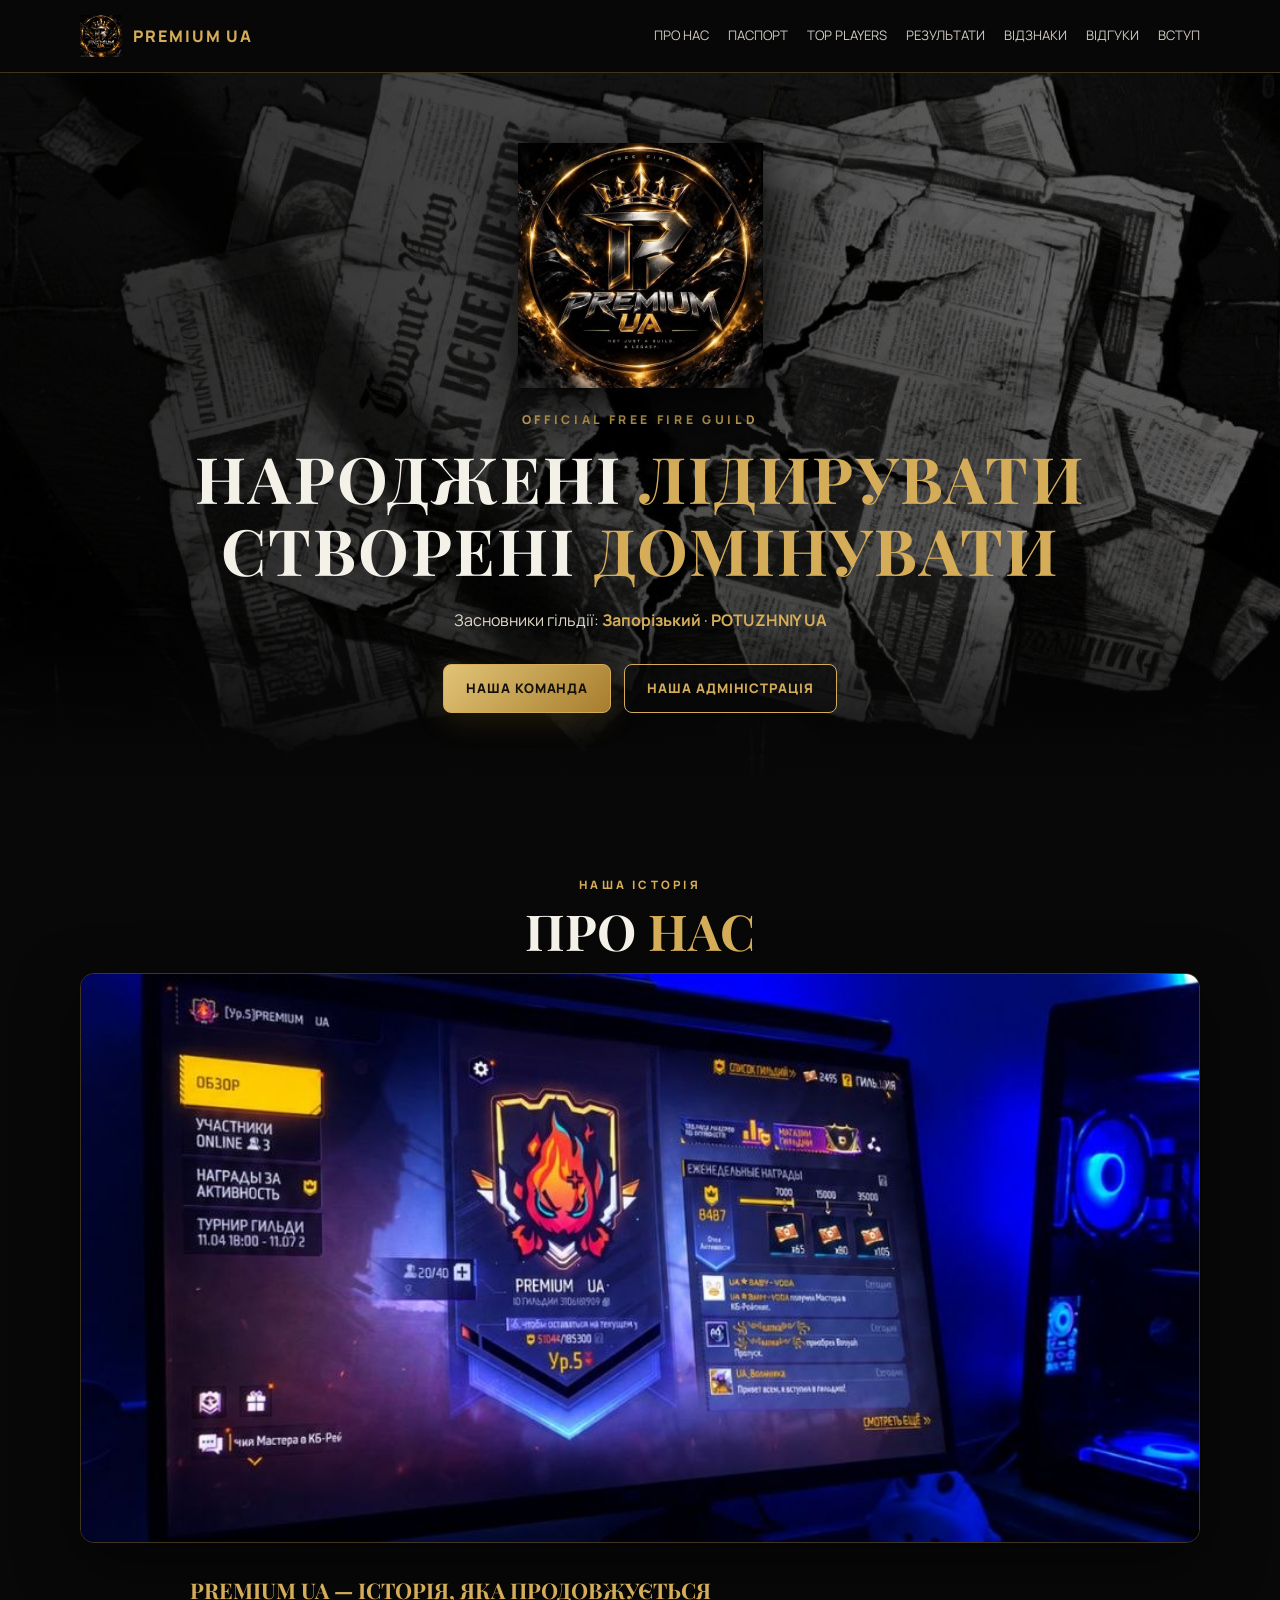
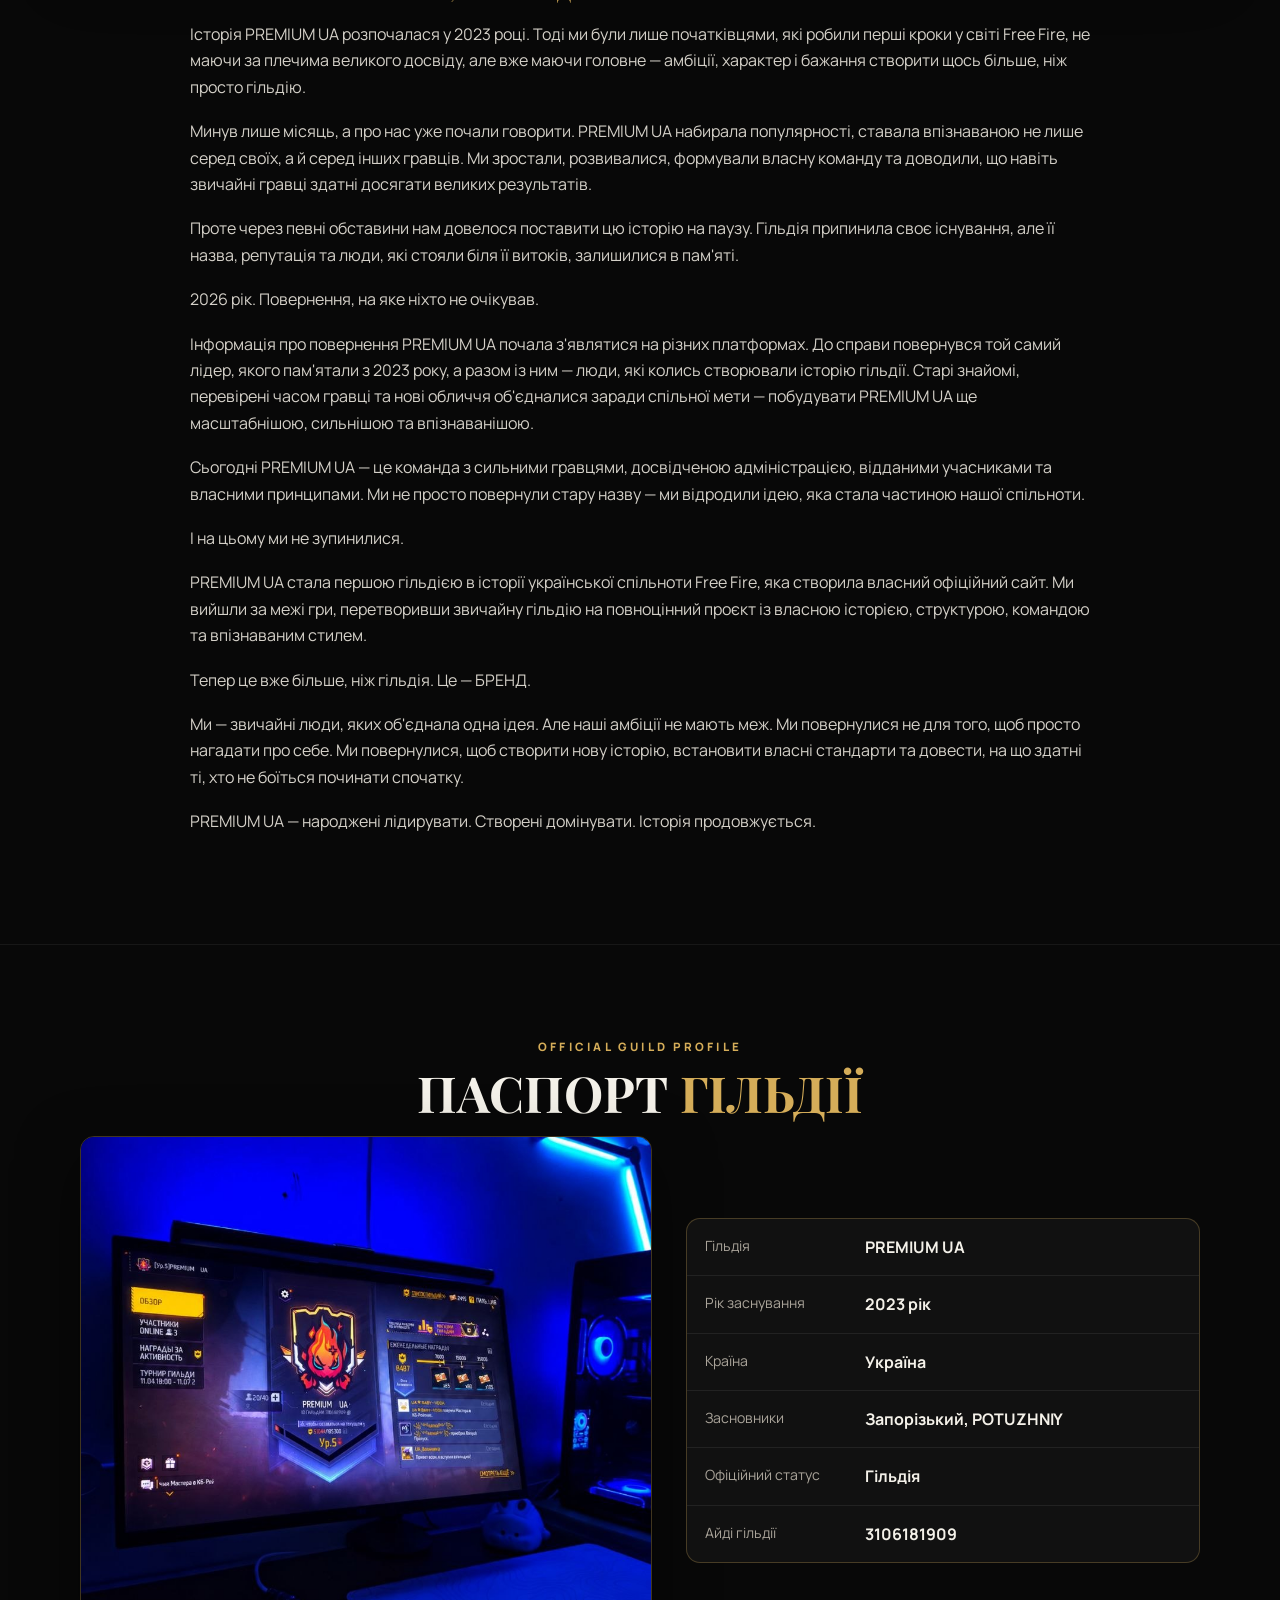
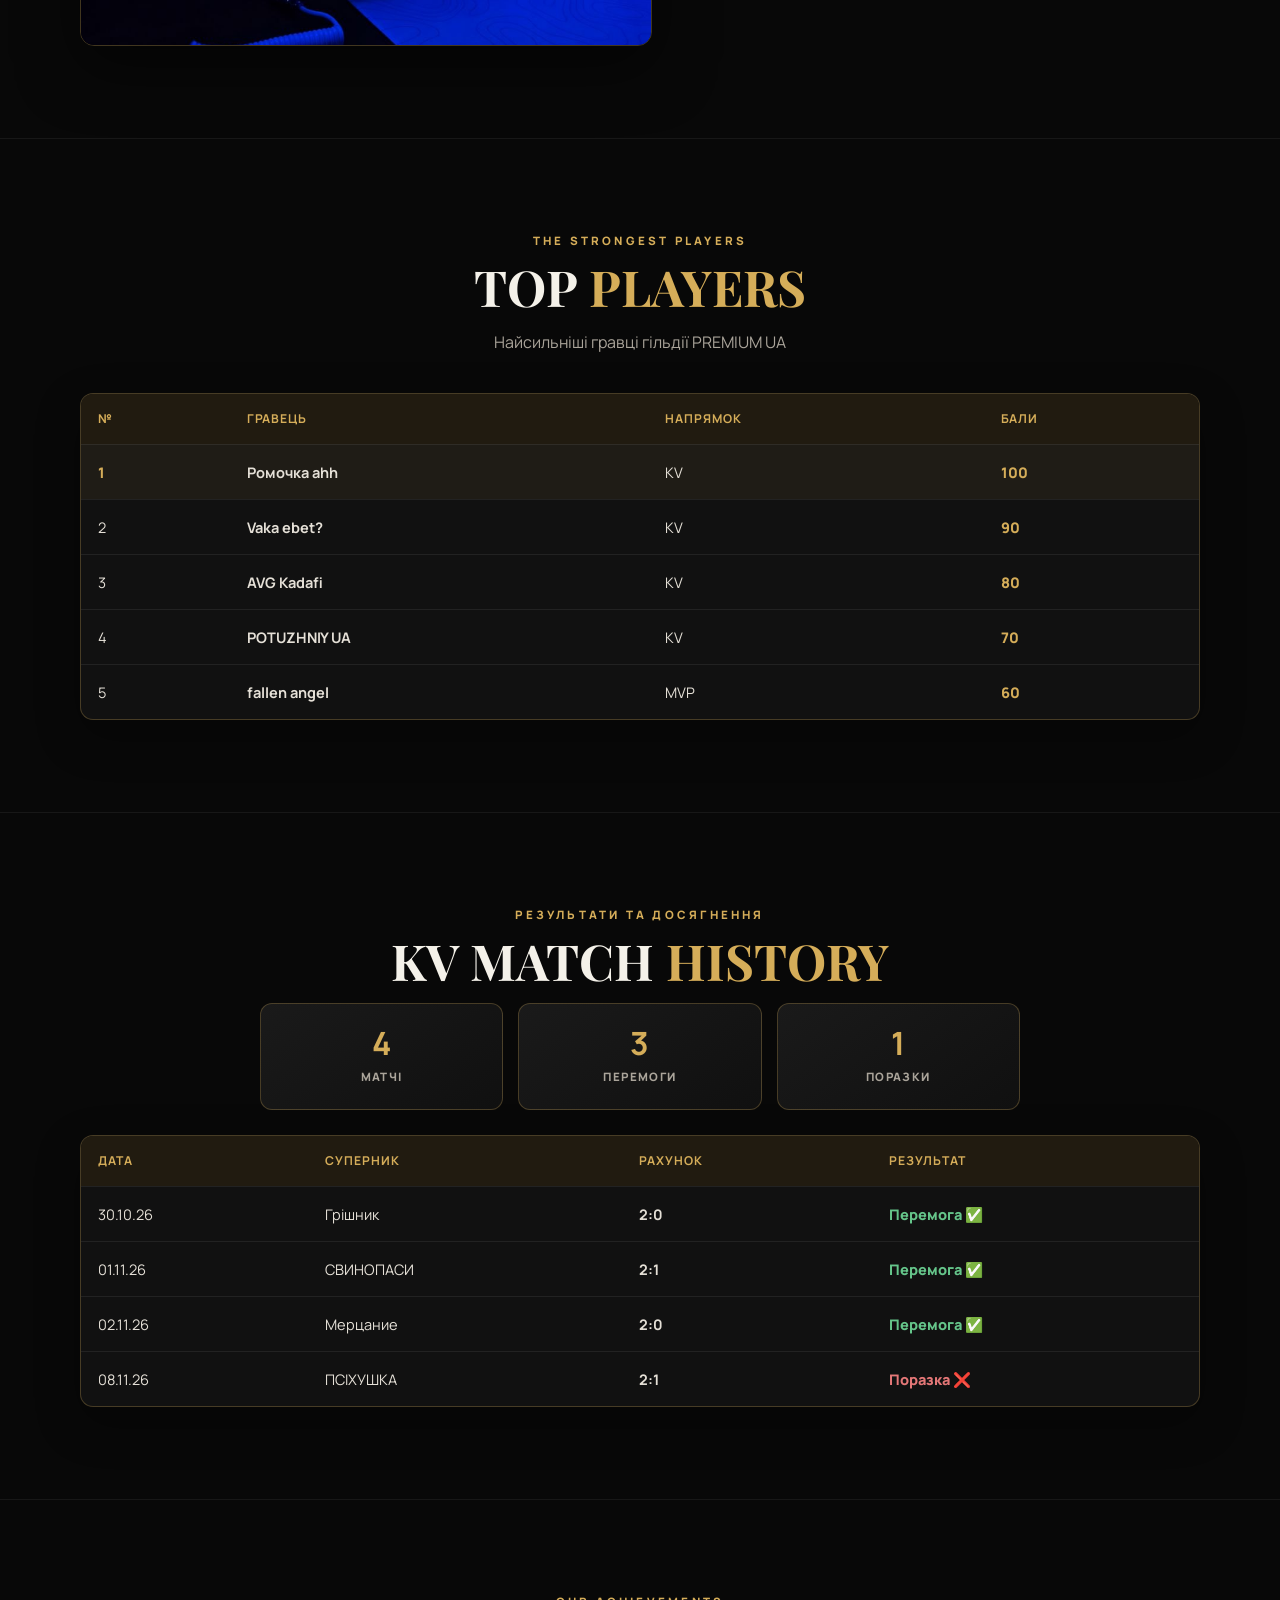
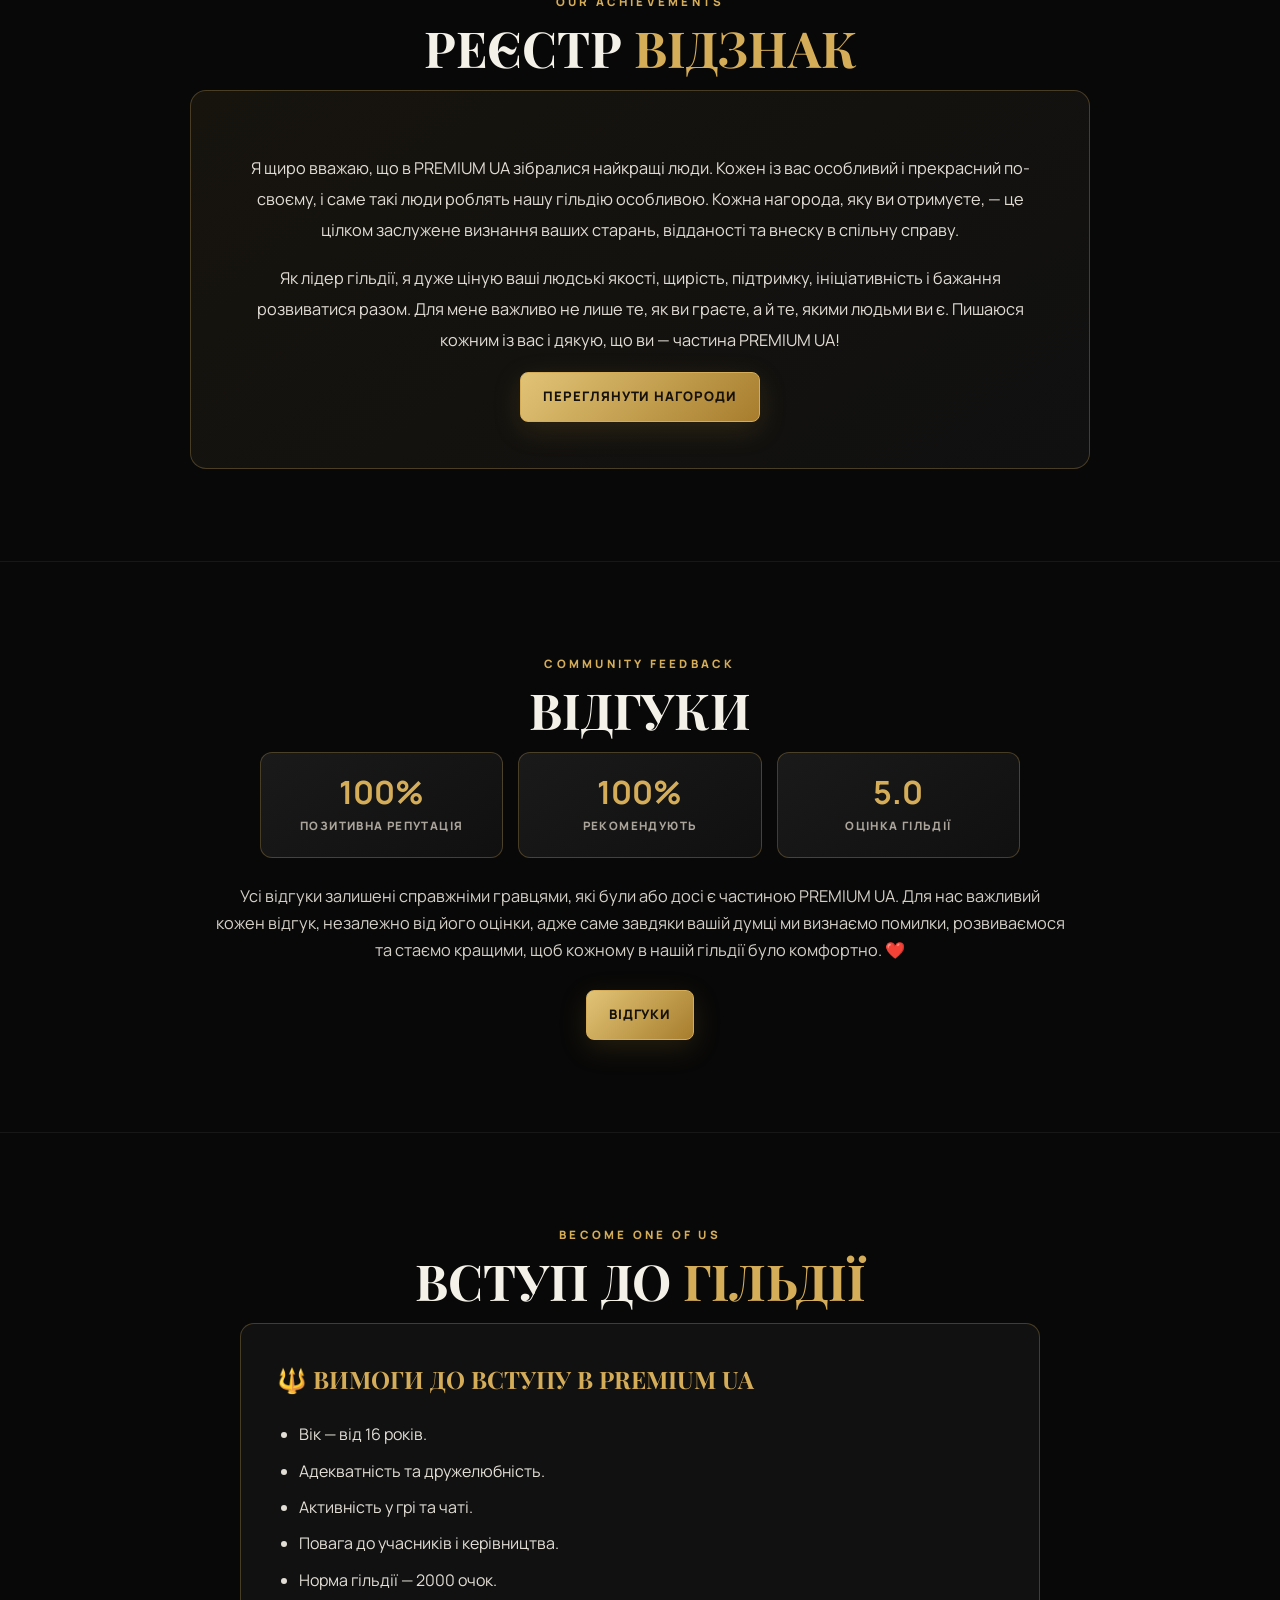
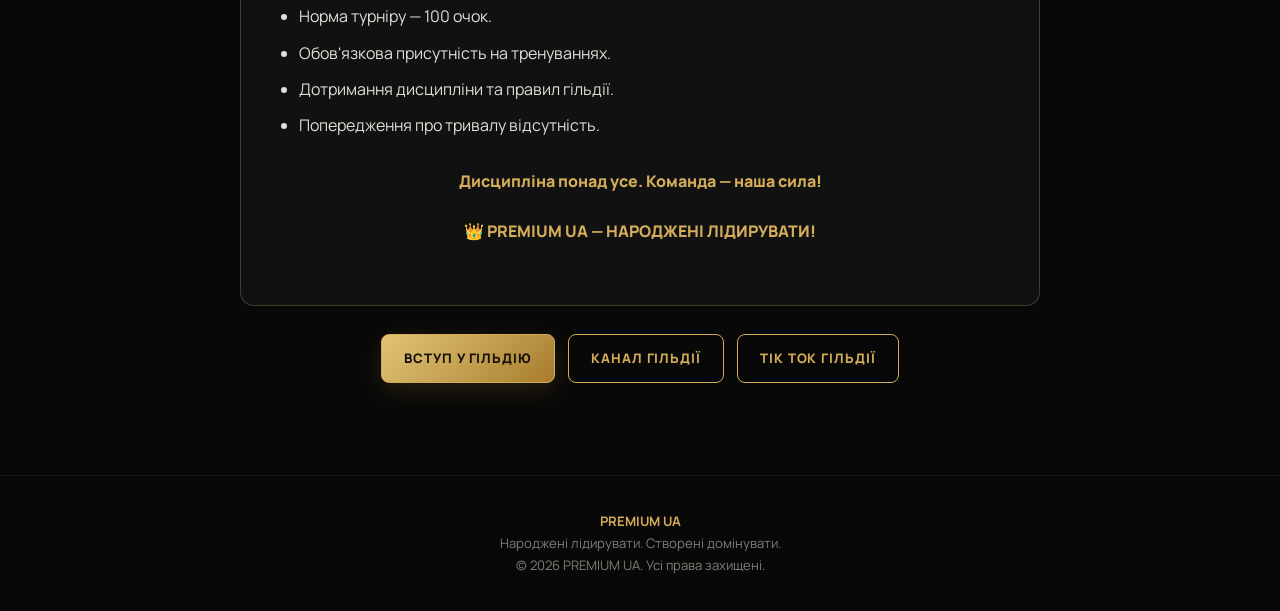
<file: index.html>
<!doctype html><html lang="uk"><head><meta charset="utf-8"><meta name="viewport" content="width=device-width, initial-scale=1"><meta name="theme-color" content="#080808"><meta name="description" content="Офіційний сайт гільдії PREMIUM UA — Free Fire"><title>Офіційний сайт | PREMIUM UA</title><link rel="stylesheet" href="style.css"></head><body><header class="topbar"><div class="container nav"><a class="brand" href="index.html"><img src="assets/guild-logo.png" alt="Логотип PREMIUM UA"><span>PREMIUM UA</span></a><button class="menu-toggle" aria-label="Відкрити меню">МЕНЮ ☰</button><nav class="navlinks"><a href="index.html#about">ПРО НАС</a><a href="index.html#passport">ПАСПОРТ</a><a href="index.html#top">TOP PLAYERS</a><a href="index.html#history">РЕЗУЛЬТАТИ</a><a href="index.html#awards">ВІДЗНАКИ</a><a href="index.html#reviews">ВІДГУКИ</a><a href="index.html#join">ВСТУП</a></nav></div></header>
<section class="hero"><div class="container hero-inner"><img class="hero-logo" src="assets/guild-logo.png" alt="Логотип PREMIUM UA"><div class="eyebrow">OFFICIAL FREE FIRE GUILD</div><h1>НАРОДЖЕНІ <span>ЛІДИРУВАТИ</span><br>СТВОРЕНІ <span>ДОМІНУВАТИ</span></h1><p class="founders">Засновники гільдії: <strong>Запорізький</strong> · <strong>POTUZHNIY UA</strong></p><div class="actions"><a class="btn btn-primary" href="team.html">НАША КОМАНДА</a><a class="btn btn-outline" href="administration.html">НАША АДМІНІСТРАЦІЯ</a></div></div></section>
<main>
<section class="section" id="about"><div class="container"><div class="section-kicker">НАША ІСТОРІЯ</div><h2 class="section-title">ПРО <span class="gold">НАС</span></h2><img class="about-photo" src="assets/about-photo.png" alt="Ігровий сетап Free Fire"><div class="story"><h3>PREMIUM UA — ІСТОРІЯ, ЯКА ПРОДОВЖУЄТЬСЯ</h3><p>Історія PREMIUM UA розпочалася у 2023 році. Тоді ми були лише початківцями, які робили перші кроки у світі Free Fire, не маючи за плечима великого досвіду, але вже маючи головне — амбіції, характер і бажання створити щось більше, ніж просто гільдію.</p>
<p>Минув лише місяць, а про нас уже почали говорити. PREMIUM UA набирала популярності, ставала впізнаваною не лише серед своїх, а й серед інших гравців. Ми зростали, розвивалися, формували власну команду та доводили, що навіть звичайні гравці здатні досягати великих результатів.</p>
<p>Проте через певні обставини нам довелося поставити цю історію на паузу. Гільдія припинила своє існування, але її назва, репутація та люди, які стояли біля її витоків, залишилися в пам'яті.</p>
<p>2026 рік. Повернення, на яке ніхто не очікував.</p>
<p>Інформація про повернення PREMIUM UA почала з'являтися на різних платформах. До справи повернувся той самий лідер, якого пам'ятали з 2023 року, а разом із ним — люди, які колись створювали історію гільдії. Старі знайомі, перевірені часом гравці та нові обличчя об'єдналися заради спільної мети — побудувати PREMIUM UA ще масштабнішою, сильнішою та впізнаванішою.</p>
<p>Сьогодні PREMIUM UA — це команда з сильними гравцями, досвідченою адміністрацією, відданими учасниками та власними принципами. Ми не просто повернули стару назву — ми відродили ідею, яка стала частиною нашої спільноти.</p>
<p>І на цьому ми не зупинилися.</p>
<p>PREMIUM UA стала першою гільдією в історії української спільноти Free Fire, яка створила власний офіційний сайт. Ми вийшли за межі гри, перетворивши звичайну гільдію на повноцінний проєкт із власною історією, структурою, командою та впізнаваним стилем.</p>
<p>Тепер це вже більше, ніж гільдія. Це — БРЕНД.</p>
<p>Ми — звичайні люди, яких об'єднала одна ідея. Але наші амбіції не мають меж. Ми повернулися не для того, щоб просто нагадати про себе. Ми повернулися, щоб створити нову історію, встановити власні стандарти та довести, на що здатні ті, хто не боїться починати спочатку.</p>
<p>PREMIUM UA — народжені лідирувати. Створені домінувати. Історія продовжується.</p></div></div></section>
<section class="section" id="passport"><div class="container"><div class="section-kicker">OFFICIAL GUILD PROFILE</div><h2 class="section-title">ПАСПОРТ <span class="gold">ГІЛЬДІЇ</span></h2><div class="passport-wrap"><img class="passport-photo" src="assets/passport-photo.png" alt="Зображення паспорта гільдії"><div class="passport-list"><div class="passport-row"><span>Гільдія</span><strong>PREMIUM UA</strong></div><div class="passport-row"><span>Рік заснування</span><strong>2023 рік</strong></div><div class="passport-row"><span>Країна</span><strong>Україна</strong></div><div class="passport-row"><span>Засновники</span><strong>Запорізький, POTUZHNIY</strong></div><div class="passport-row"><span>Офіційний статус</span><strong>Гільдія</strong></div><div class="passport-row"><span>Айді гільдії</span><strong>3106181909</strong></div></div></div></div></section>
<section class="section" id="top"><div class="container"><div class="section-kicker">THE STRONGEST PLAYERS</div><h2 class="section-title">TOP <span class="gold">PLAYERS</span></h2><p class="section-lead">Найсильніші гравці гільдії PREMIUM UA</p><div class="table-wrap"><table><thead><tr><th>№</th><th>Гравець</th><th>Напрямок</th><th>Бали</th></tr></thead><tbody><tr class='rank-first'><td>1</td><td><strong>Ромочка ahh</strong></td><td>KV</td><td class='points'>100</td></tr><tr class=''><td>2</td><td><strong>Vaka ebet?</strong></td><td>KV</td><td class='points'>90</td></tr><tr class=''><td>3</td><td><strong>AVG Kadafi</strong></td><td>KV</td><td class='points'>80</td></tr><tr class=''><td>4</td><td><strong>POTUZHNIY UA</strong></td><td>KV</td><td class='points'>70</td></tr><tr class=''><td>5</td><td><strong>fallen angel</strong></td><td>MVP</td><td class='points'>60</td></tr></tbody></table></div></div></section>
<section class="section" id="history"><div class="container"><div class="section-kicker">РЕЗУЛЬТАТИ ТА ДОСЯГНЕННЯ</div><h2 class="section-title">KV MATCH <span class="gold">HISTORY</span></h2><div class="stats"><div class="stat"><strong>4</strong><span>МАТЧІ</span></div><div class="stat"><strong>3</strong><span>ПЕРЕМОГИ</span></div><div class="stat"><strong>1</strong><span>ПОРАЗКИ</span></div></div><div class="table-wrap"><table><thead><tr><th>Дата</th><th>Суперник</th><th>Рахунок</th><th>Результат</th></tr></thead><tbody><tr><td>30.10.26</td><td>Грішник</td><td><strong>2:0</strong></td><td class='win'>Перемога ✅</td></tr><tr><td>01.11.26</td><td>СВИНОПАСИ</td><td><strong>2:1</strong></td><td class='win'>Перемога ✅</td></tr><tr><td>02.11.26</td><td>Мерцание</td><td><strong>2:0</strong></td><td class='win'>Перемога ✅</td></tr><tr><td>08.11.26</td><td>ПСІХУШКА</td><td><strong>2:1</strong></td><td class='loss'>Поразка ❌</td></tr></tbody></table></div></div></section>
<section class="section" id="awards"><div class="container"><div class="section-kicker">OUR ACHIEVEMENTS</div><h2 class="section-title">РЕЄСТР <span class="gold">ВІДЗНАК</span></h2><div class="quote-panel"><p>Я щиро вважаю, що в PREMIUM UA зібралися найкращі люди. Кожен із вас особливий і прекрасний по-своєму, і саме такі люди роблять нашу гільдію особливою. Кожна нагорода, яку ви отримуєте, — це цілком заслужене визнання ваших старань, відданості та внеску в спільну справу.</p><p>Як лідер гільдії, я дуже ціную ваші людські якості, щирість, підтримку, ініціативність і бажання розвиватися разом. Для мене важливо не лише те, як ви граєте, а й те, якими людьми ви є. Пишаюся кожним із вас і дякую, що ви — частина PREMIUM UA!</p><a class="btn btn-primary" href="awards.html">ПЕРЕГЛЯНУТИ НАГОРОДИ</a></div></div></section>
<section class="section" id="reviews"><div class="container"><div class="section-kicker">COMMUNITY FEEDBACK</div><h2 class="section-title">ВІДГУКИ</h2><div class="stats"><div class="stat"><strong>100%</strong><span>ПОЗИТИВНА РЕПУТАЦІЯ</span></div><div class="stat"><strong>100%</strong><span>РЕКОМЕНДУЮТЬ</span></div><div class="stat"><strong>5.0</strong><span>ОЦІНКА ГІЛЬДІЇ</span></div></div><p class="review-note">Усі відгуки залишені справжніми гравцями, які були або досі є частиною PREMIUM UA. Для нас важливий кожен відгук, незалежно від його оцінки, адже саме завдяки вашій думці ми визнаємо помилки, розвиваємося та стаємо кращими, щоб кожному в нашій гільдії було комфортно. ❤️</p><div class="actions"><a class="btn btn-primary" href="reviews.html">ВІДГУКИ</a></div></div></section>
<section class="section" id="join"><div class="container"><div class="section-kicker">BECOME ONE OF US</div><h2 class="section-title">ВСТУП ДО <span class="gold">ГІЛЬДІЇ</span></h2><div class="requirements"><h3>🔱 ВИМОГИ ДО ВСТУПУ В PREMIUM UA</h3><ul><li>Вік — від 16 років.</li><li>Адекватність та дружелюбність.</li><li>Активність у грі та чаті.</li><li>Повага до учасників і керівництва.</li><li>Норма гільдії — 2000 очок.</li><li>Норма турніру — 100 очок.</li><li>Обов'язкова присутність на тренуваннях.</li><li>Дотримання дисципліни та правил гільдії.</li><li>Попередження про тривалу відсутність.</li></ul><p class="motto">Дисципліна понад усе. Команда — наша сила!</p><p class="motto">👑 PREMIUM UA — НАРОДЖЕНІ ЛІДИРУВАТИ!</p></div><div class="actions"><a class="btn btn-primary" href="https://t.me/aandriykoo" target="_blank" rel="noopener">ВСТУП У ГІЛЬДІЮ</a><a class="btn btn-outline" href="https://t.me/premiumuaa" target="_blank" rel="noopener">КАНАЛ ГІЛЬДІЇ</a><a class="btn btn-outline" href="https://www.tiktok.com/@_aandriykoo_" target="_blank" rel="noopener">ТІК ТОК ГІЛЬДІЇ</a></div></div></section>
</main><footer class="footer"><div class="container"><strong>PREMIUM UA</strong><br>Народжені лідирувати. Створені домінувати.<br>© 2026 PREMIUM UA. Усі права захищені.</div></footer><script src="script.js"></script></body></html>
</file>
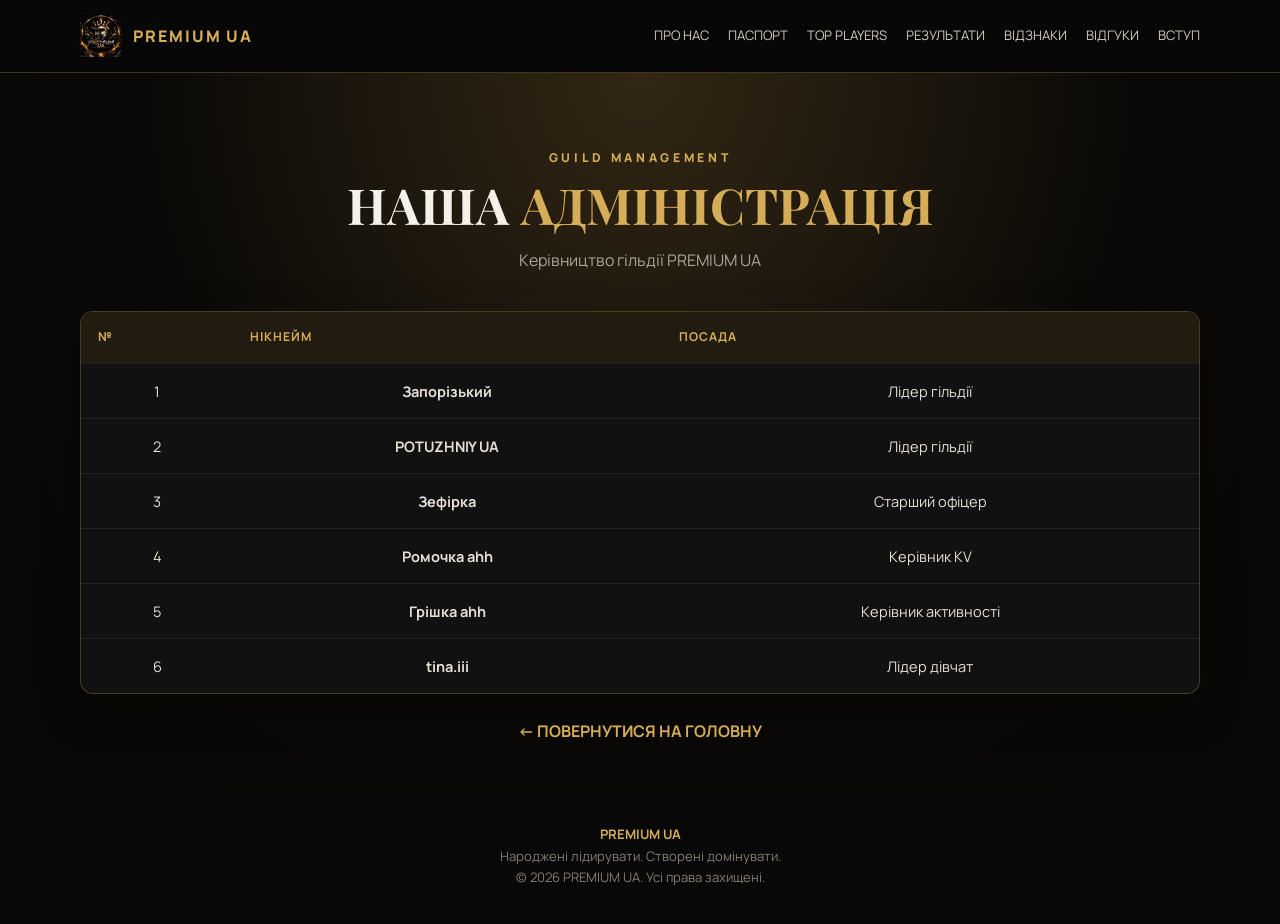
<file: administration.html>
<!doctype html><html lang="uk"><head><meta charset="utf-8"><meta name="viewport" content="width=device-width, initial-scale=1"><meta name="theme-color" content="#080808"><meta name="description" content="Офіційний сайт гільдії PREMIUM UA — Free Fire"><title>Адміністрація | PREMIUM UA</title><link rel="stylesheet" href="style.css"></head><body><header class="topbar"><div class="container nav"><a class="brand" href="index.html"><img src="assets/guild-logo.png" alt="Логотип PREMIUM UA"><span>PREMIUM UA</span></a><button class="menu-toggle" aria-label="Відкрити меню">МЕНЮ ☰</button><nav class="navlinks"><a href="index.html#about">ПРО НАС</a><a href="index.html#passport">ПАСПОРТ</a><a href="index.html#top">TOP PLAYERS</a><a href="index.html#history">РЕЗУЛЬТАТИ</a><a href="index.html#awards">ВІДЗНАКИ</a><a href="index.html#reviews">ВІДГУКИ</a><a href="index.html#join">ВСТУП</a></nav></div></header><section class="page-hero"><div class="container"><div class="eyebrow">GUILD MANAGEMENT</div><h1 class="section-title">НАША <span class="gold">АДМІНІСТРАЦІЯ</span></h1><p class="section-lead">Керівництво гільдії PREMIUM UA</p><div class="table-wrap"><table><thead><tr><th>№</th><th>Нікнейм</th><th>Посада</th></tr></thead><tbody><tr><td>1</td><td><strong>Запорізький</strong></td><td>Лідер гільдії</td></tr><tr><td>2</td><td><strong>POTUZHNIY UA</strong></td><td>Лідер гільдії</td></tr><tr><td>3</td><td><strong>Зефірка</strong></td><td>Старший офіцер</td></tr><tr><td>4</td><td><strong>Ромочка ahh</strong></td><td>Керівник KV</td></tr><tr><td>5</td><td><strong>Грішка ahh</strong></td><td>Керівник активності</td></tr><tr><td>6</td><td><strong>tina.iii</strong></td><td>Лідер дівчат</td></tr></tbody></table></div><a class="back" href="index.html">← ПОВЕРНУТИСЯ НА ГОЛОВНУ</a></div></section><footer class="footer"><div class="container"><strong>PREMIUM UA</strong><br>Народжені лідирувати. Створені домінувати.<br>© 2026 PREMIUM UA. Усі права захищені.</div></footer><script src="script.js"></script></body></html>
</file>
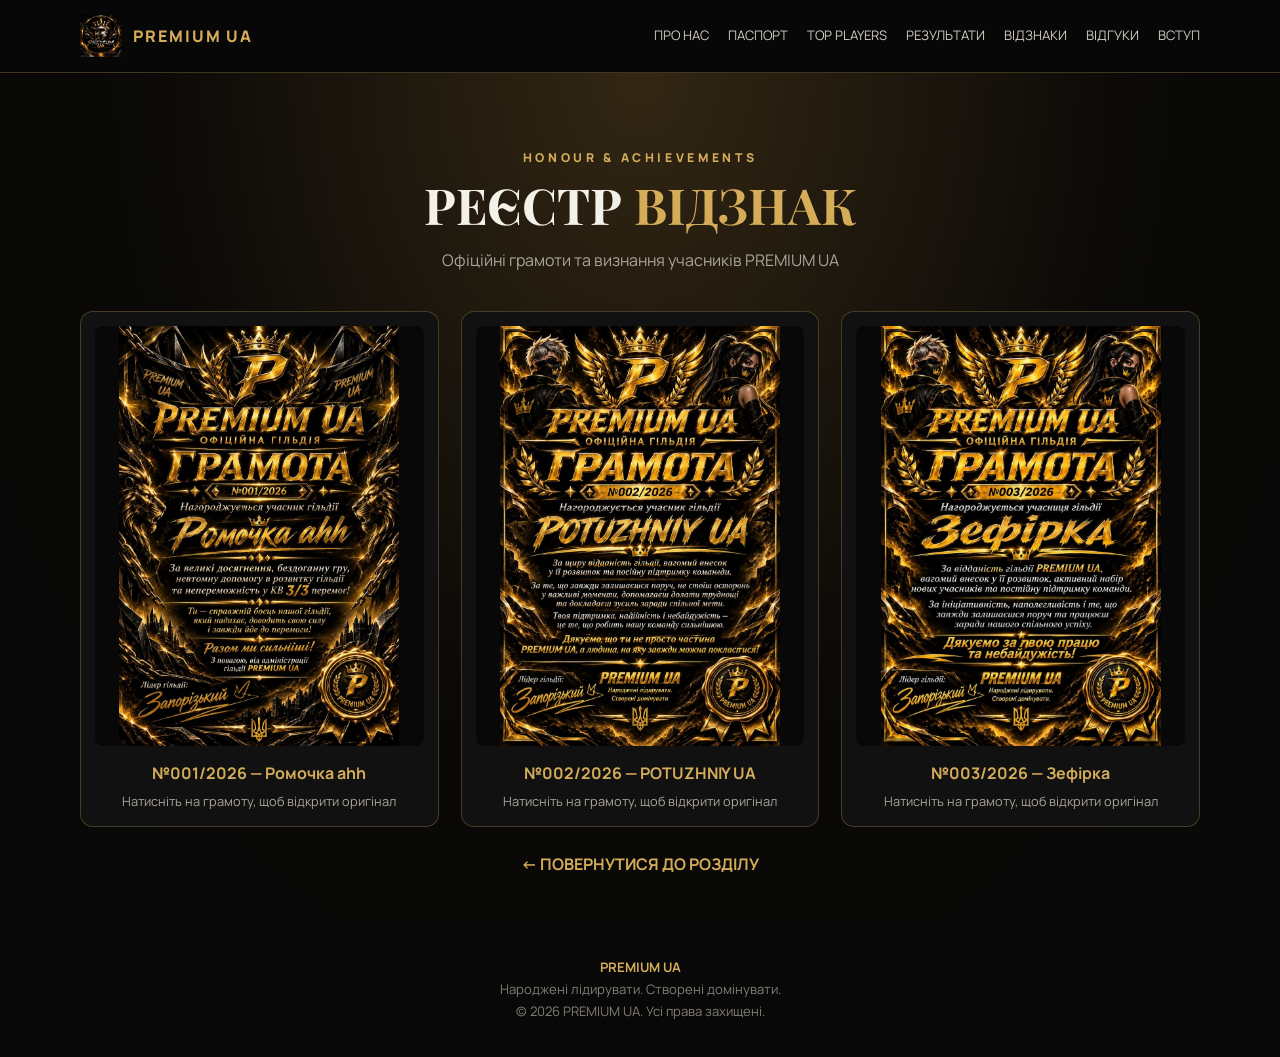
<file: awards.html>
<!doctype html><html lang="uk"><head><meta charset="utf-8"><meta name="viewport" content="width=device-width, initial-scale=1"><meta name="theme-color" content="#080808"><meta name="description" content="Офіційний сайт гільдії PREMIUM UA — Free Fire"><title>Реєстр відзнак | PREMIUM UA</title><link rel="stylesheet" href="style.css"></head><body><header class="topbar"><div class="container nav"><a class="brand" href="index.html"><img src="assets/guild-logo.png" alt="Логотип PREMIUM UA"><span>PREMIUM UA</span></a><button class="menu-toggle" aria-label="Відкрити меню">МЕНЮ ☰</button><nav class="navlinks"><a href="index.html#about">ПРО НАС</a><a href="index.html#passport">ПАСПОРТ</a><a href="index.html#top">TOP PLAYERS</a><a href="index.html#history">РЕЗУЛЬТАТИ</a><a href="index.html#awards">ВІДЗНАКИ</a><a href="index.html#reviews">ВІДГУКИ</a><a href="index.html#join">ВСТУП</a></nav></div></header><section class="page-hero"><div class="container"><div class="eyebrow">HONOUR & ACHIEVEMENTS</div><h1 class="section-title">РЕЄСТР <span class="gold">ВІДЗНАК</span></h1><p class="section-lead">Офіційні грамоти та визнання учасників PREMIUM UA</p><div class="award-grid">
<article class="award-card"><a href="assets/award-001-romochka.png" target="_blank"><img src="assets/award-001-romochka.png" alt="Грамота 001/2026 — Ромочка ahh"></a><h3>№001/2026 — Ромочка ahh</h3><p>Натисніть на грамоту, щоб відкрити оригінал</p></article>
<article class="award-card"><a href="assets/award-002-potuzhniy.png" target="_blank"><img src="assets/award-002-potuzhniy.png" alt="Грамота 002/2026 — POTUZHNIY UA"></a><h3>№002/2026 — POTUZHNIY UA</h3><p>Натисніть на грамоту, щоб відкрити оригінал</p></article>
<article class="award-card"><a href="assets/award-003-zefirka.png" target="_blank"><img src="assets/award-003-zefirka.png" alt="Грамота 003/2026 — Зефірка"></a><h3>№003/2026 — Зефірка</h3><p>Натисніть на грамоту, щоб відкрити оригінал</p></article>
</div><a class="back" href="index.html#awards">← ПОВЕРНУТИСЯ ДО РОЗДІЛУ</a></div></section><footer class="footer"><div class="container"><strong>PREMIUM UA</strong><br>Народжені лідирувати. Створені домінувати.<br>© 2026 PREMIUM UA. Усі права захищені.</div></footer><script src="script.js"></script></body></html>
</file>
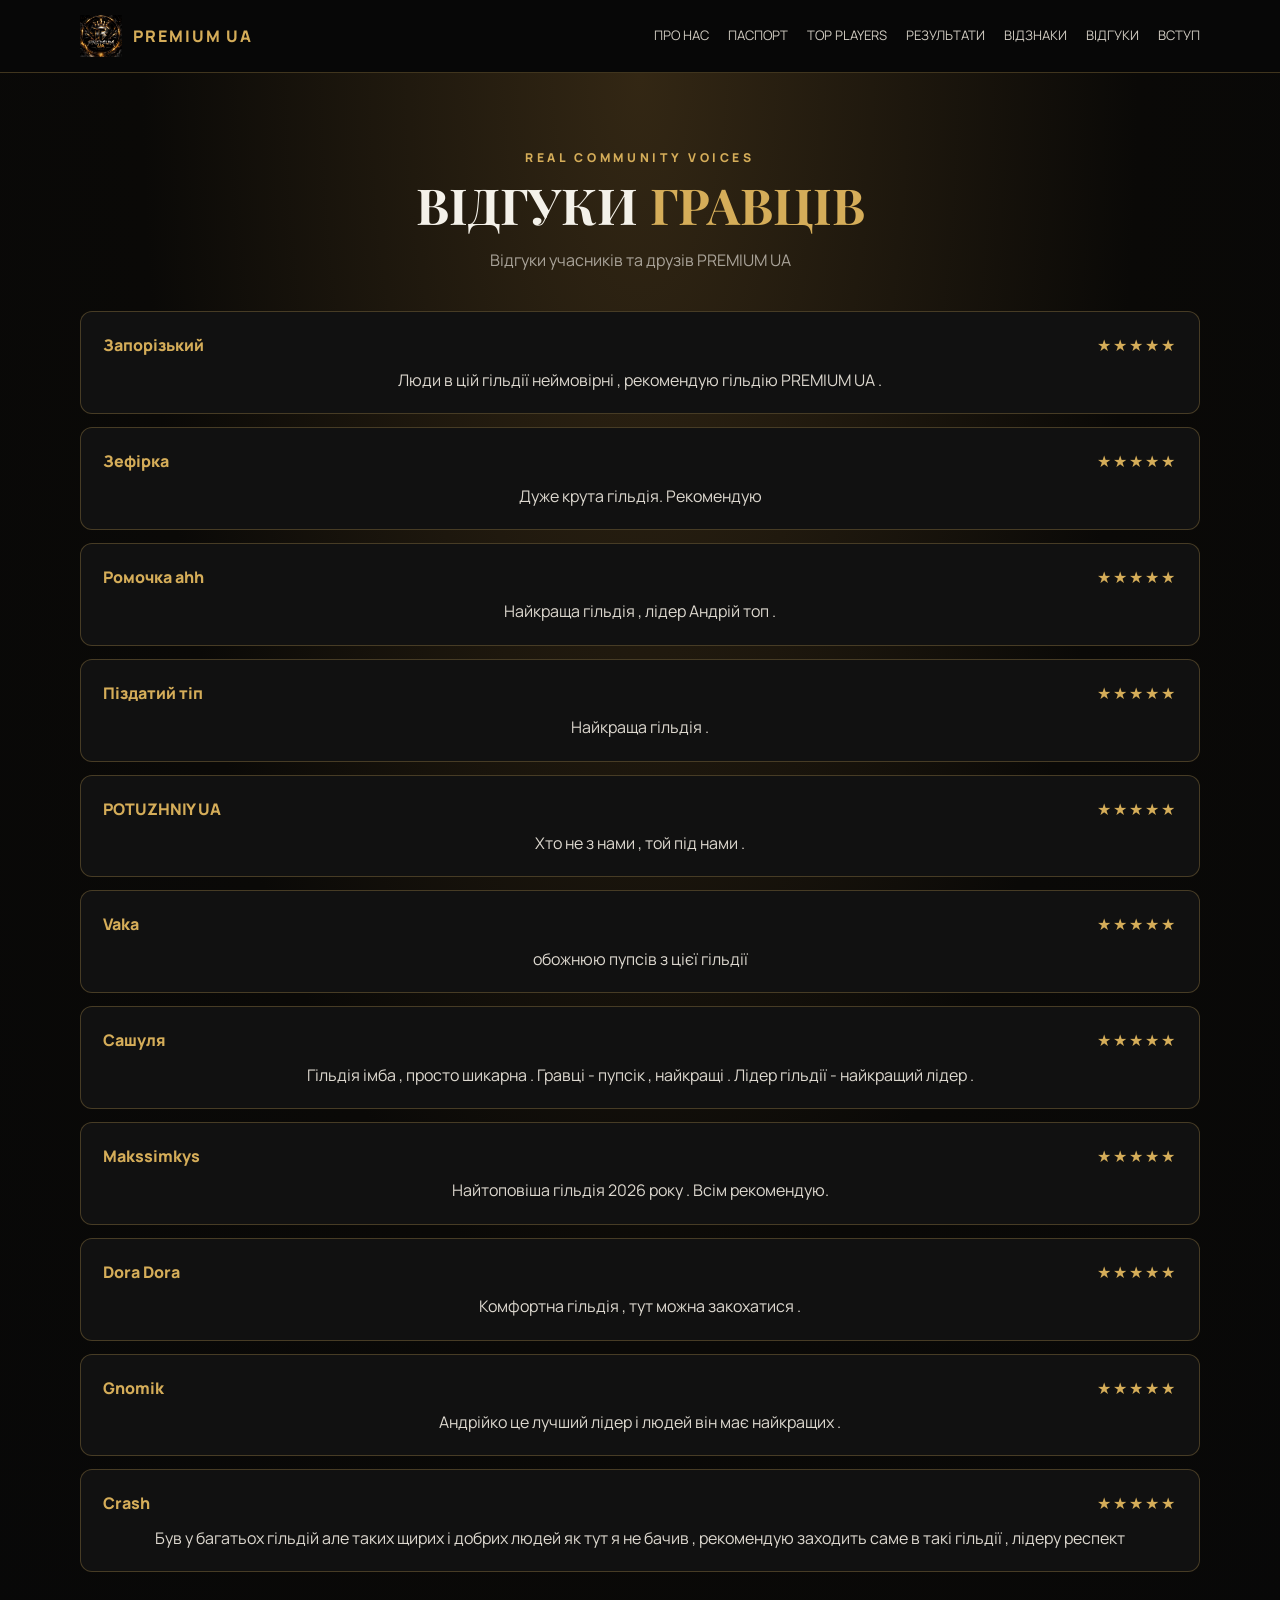
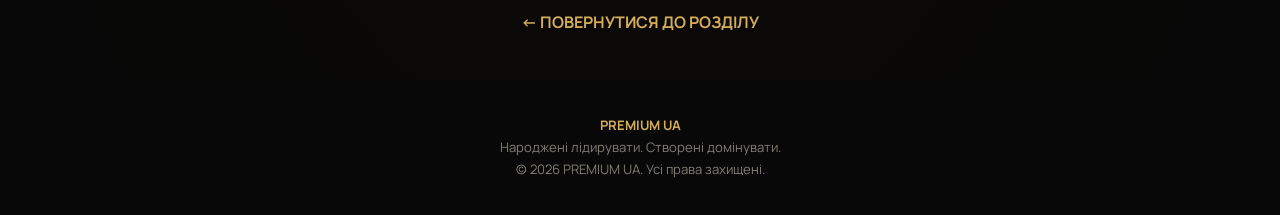
<file: reviews.html>
<!doctype html><html lang="uk"><head><meta charset="utf-8"><meta name="viewport" content="width=device-width, initial-scale=1"><meta name="theme-color" content="#080808"><meta name="description" content="Офіційний сайт гільдії PREMIUM UA — Free Fire"><title>Відгуки | PREMIUM UA</title><link rel="stylesheet" href="style.css"></head><body><header class="topbar"><div class="container nav"><a class="brand" href="index.html"><img src="assets/guild-logo.png" alt="Логотип PREMIUM UA"><span>PREMIUM UA</span></a><button class="menu-toggle" aria-label="Відкрити меню">МЕНЮ ☰</button><nav class="navlinks"><a href="index.html#about">ПРО НАС</a><a href="index.html#passport">ПАСПОРТ</a><a href="index.html#top">TOP PLAYERS</a><a href="index.html#history">РЕЗУЛЬТАТИ</a><a href="index.html#awards">ВІДЗНАКИ</a><a href="index.html#reviews">ВІДГУКИ</a><a href="index.html#join">ВСТУП</a></nav></div></header><section class="page-hero"><div class="container"><div class="eyebrow">REAL COMMUNITY VOICES</div><h1 class="section-title">ВІДГУКИ <span class="gold">ГРАВЦІВ</span></h1><p class="section-lead">Відгуки учасників та друзів PREMIUM UA</p><div class="review-list"><article class='review-card'><div class='review-head'><span class='review-name'>Запорізький</span><span class='stars' aria-label='Оцінка 5 з 5'>★★★★★</span></div><p>Люди в цій гільдії неймовірні , рекомендую гільдію PREMIUM UA .</p></article><article class='review-card'><div class='review-head'><span class='review-name'>Зефірка</span><span class='stars' aria-label='Оцінка 5 з 5'>★★★★★</span></div><p>Дуже крута гільдія. Рекомендую</p></article><article class='review-card'><div class='review-head'><span class='review-name'>Ромочка ahh</span><span class='stars' aria-label='Оцінка 5 з 5'>★★★★★</span></div><p>Найкраща гільдія , лідер Андрій топ .</p></article><article class='review-card'><div class='review-head'><span class='review-name'>Піздатий тіп</span><span class='stars' aria-label='Оцінка 5 з 5'>★★★★★</span></div><p>Найкраща гільдія .</p></article><article class='review-card'><div class='review-head'><span class='review-name'>POTUZHNIY UA</span><span class='stars' aria-label='Оцінка 5 з 5'>★★★★★</span></div><p>Хто не з нами , той під нами .</p></article><article class='review-card'><div class='review-head'><span class='review-name'>Vaka</span><span class='stars' aria-label='Оцінка 5 з 5'>★★★★★</span></div><p>обожнюю пупсів з цієї гільдії</p></article><article class='review-card'><div class='review-head'><span class='review-name'>Сашуля</span><span class='stars' aria-label='Оцінка 5 з 5'>★★★★★</span></div><p>Гільдія імба , просто шикарна . Гравці - пупсік , найкращі . Лідер гільдії - найкращий лідер .</p></article><article class='review-card'><div class='review-head'><span class='review-name'>Makssimkys</span><span class='stars' aria-label='Оцінка 5 з 5'>★★★★★</span></div><p>Найтоповіша гільдія 2026 року . Всім рекомендую.</p></article><article class='review-card'><div class='review-head'><span class='review-name'>Dora Dora</span><span class='stars' aria-label='Оцінка 5 з 5'>★★★★★</span></div><p>Комфортна гільдія , тут можна закохатися .</p></article><article class='review-card'><div class='review-head'><span class='review-name'>Gnomik</span><span class='stars' aria-label='Оцінка 5 з 5'>★★★★★</span></div><p>Андрійко це лучший лідер і людей він має найкращих .</p></article><article class='review-card'><div class='review-head'><span class='review-name'>Crash</span><span class='stars' aria-label='Оцінка 5 з 5'>★★★★★</span></div><p>Був у багатьох гільдій але таких щирих і добрих людей як тут я не бачив , рекомендую заходить саме в такі гільдії , лідеру респект</p></article></div><a class="back" href="index.html#reviews">← ПОВЕРНУТИСЯ ДО РОЗДІЛУ</a></div></section><footer class="footer"><div class="container"><strong>PREMIUM UA</strong><br>Народжені лідирувати. Створені домінувати.<br>© 2026 PREMIUM UA. Усі права захищені.</div></footer><script src="script.js"></script></body></html>
</file>
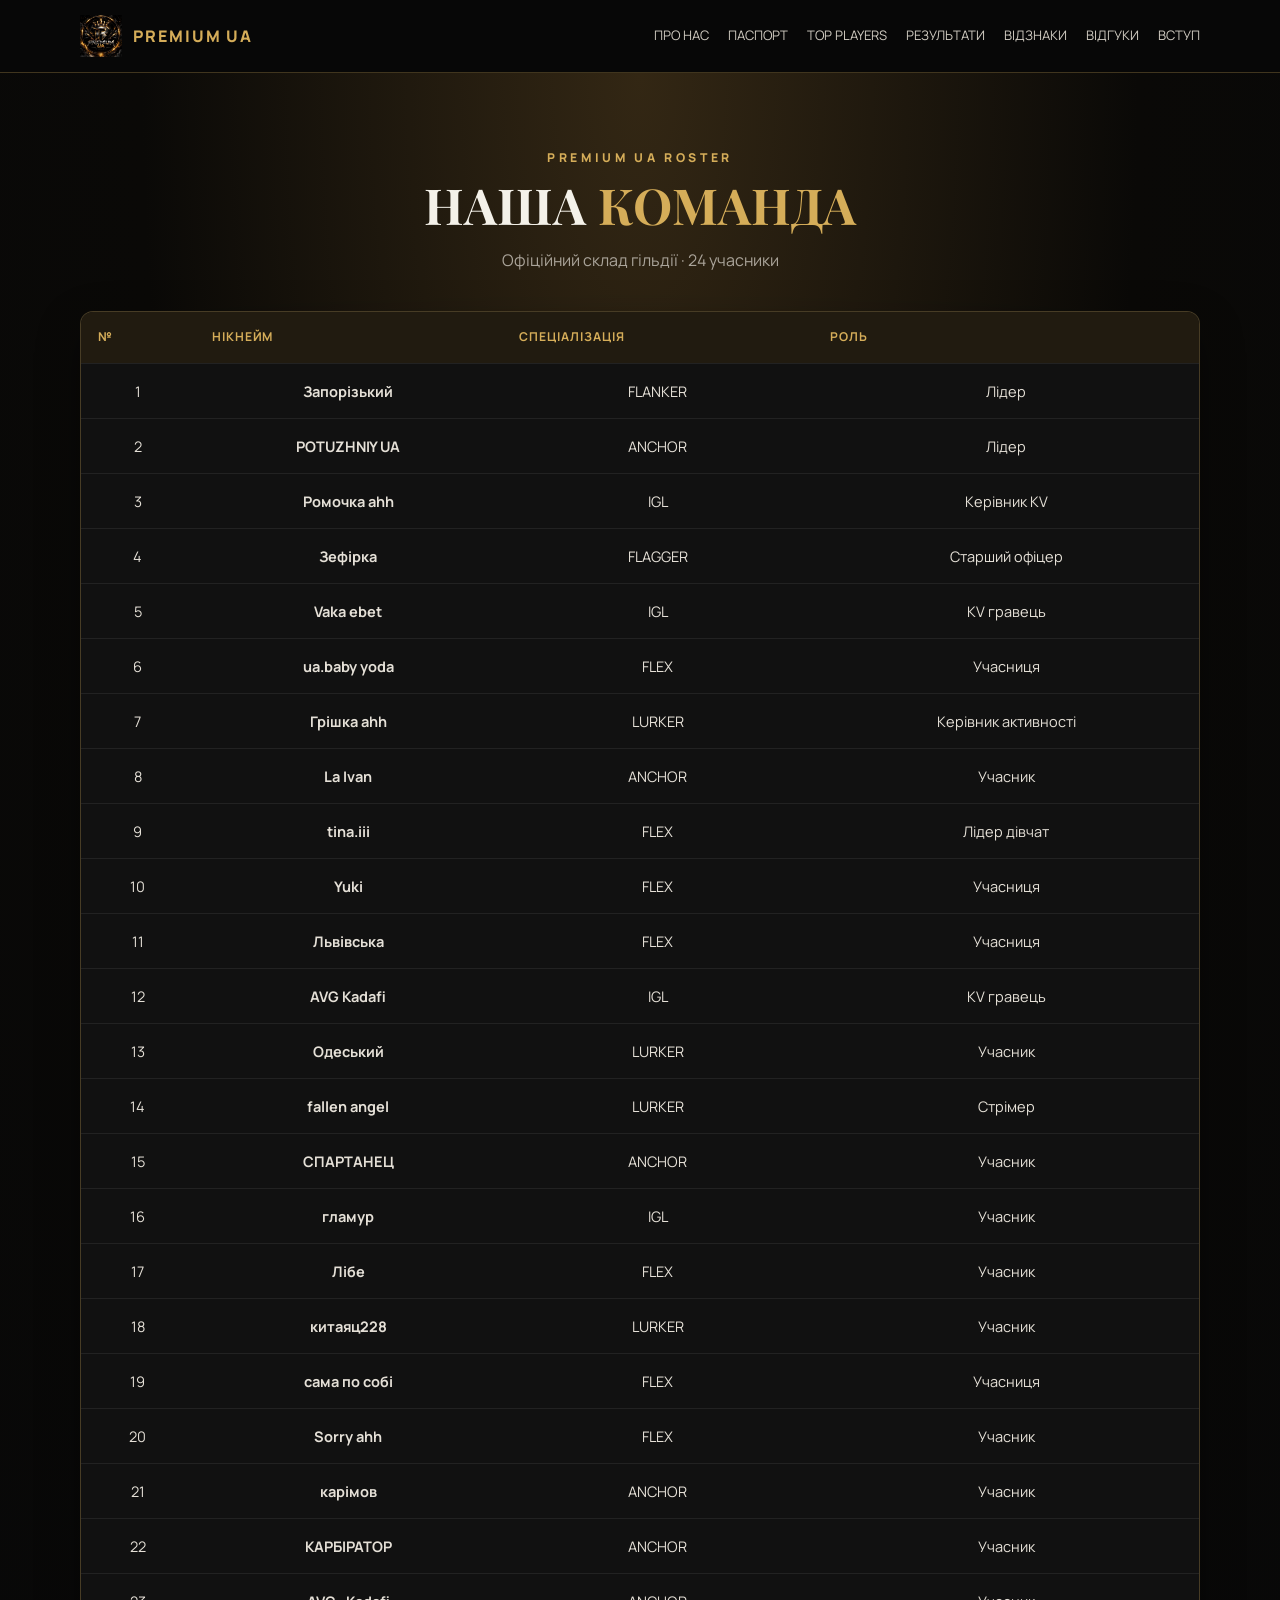
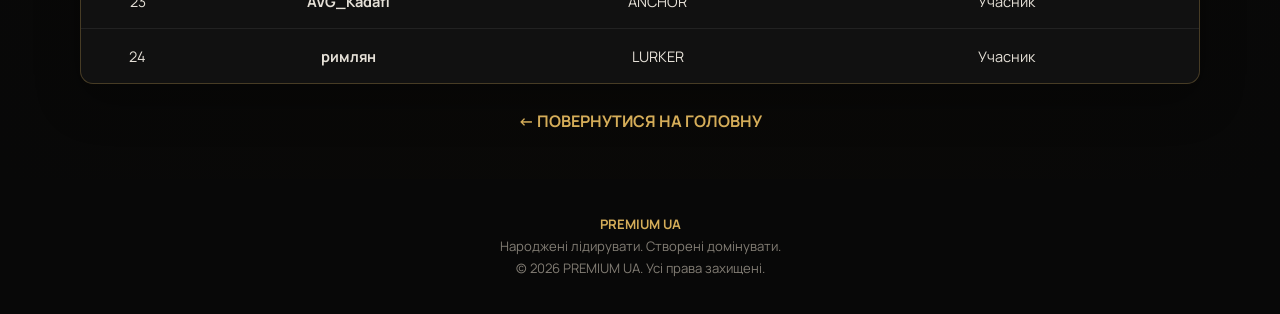
<file: team.html>
<!doctype html><html lang="uk"><head><meta charset="utf-8"><meta name="viewport" content="width=device-width, initial-scale=1"><meta name="theme-color" content="#080808"><meta name="description" content="Офіційний сайт гільдії PREMIUM UA — Free Fire"><title>Наша команда | PREMIUM UA</title><link rel="stylesheet" href="style.css"></head><body><header class="topbar"><div class="container nav"><a class="brand" href="index.html"><img src="assets/guild-logo.png" alt="Логотип PREMIUM UA"><span>PREMIUM UA</span></a><button class="menu-toggle" aria-label="Відкрити меню">МЕНЮ ☰</button><nav class="navlinks"><a href="index.html#about">ПРО НАС</a><a href="index.html#passport">ПАСПОРТ</a><a href="index.html#top">TOP PLAYERS</a><a href="index.html#history">РЕЗУЛЬТАТИ</a><a href="index.html#awards">ВІДЗНАКИ</a><a href="index.html#reviews">ВІДГУКИ</a><a href="index.html#join">ВСТУП</a></nav></div></header><section class="page-hero"><div class="container"><div class="eyebrow">PREMIUM UA ROSTER</div><h1 class="section-title">НАША <span class="gold">КОМАНДА</span></h1><p class="section-lead">Офіційний склад гільдії · 24 учасники</p><div class="table-wrap"><table><thead><tr><th>№</th><th>Нікнейм</th><th>Спеціалізація</th><th>Роль</th></tr></thead><tbody><tr><td>1</td><td><strong>Запорізький</strong></td><td>FLANKER</td><td>Лідер</td></tr><tr><td>2</td><td><strong>POTUZHNIY UA</strong></td><td>ANCHOR</td><td>Лідер</td></tr><tr><td>3</td><td><strong>Ромочка ahh</strong></td><td>IGL</td><td>Керівник KV</td></tr><tr><td>4</td><td><strong>Зефірка</strong></td><td>FLAGGER</td><td>Старший офіцер</td></tr><tr><td>5</td><td><strong>Vaka ebet</strong></td><td>IGL</td><td>KV гравець</td></tr><tr><td>6</td><td><strong>ua.baby yoda</strong></td><td>FLEX</td><td>Учасниця</td></tr><tr><td>7</td><td><strong>Грішка ahh</strong></td><td>LURKER</td><td>Керівник активності</td></tr><tr><td>8</td><td><strong>La Ivan</strong></td><td>ANCHOR</td><td>Учасник</td></tr><tr><td>9</td><td><strong>tina.iii</strong></td><td>FLEX</td><td>Лідер дівчат</td></tr><tr><td>10</td><td><strong>Yuki</strong></td><td>FLEX</td><td>Учасниця</td></tr><tr><td>11</td><td><strong>Львівська</strong></td><td>FLEX</td><td>Учасниця</td></tr><tr><td>12</td><td><strong>AVG Kadafi</strong></td><td>IGL</td><td>KV гравець</td></tr><tr><td>13</td><td><strong>Одеський</strong></td><td>LURKER</td><td>Учасник</td></tr><tr><td>14</td><td><strong>fallen angel</strong></td><td>LURKER</td><td>Стрімер</td></tr><tr><td>15</td><td><strong>СПАРТАНЕЦ</strong></td><td>ANCHOR</td><td>Учасник</td></tr><tr><td>16</td><td><strong>гламур</strong></td><td>IGL</td><td>Учасник</td></tr><tr><td>17</td><td><strong>Лібе</strong></td><td>FLEX</td><td>Учасник</td></tr><tr><td>18</td><td><strong>китаяц228</strong></td><td>LURKER</td><td>Учасник</td></tr><tr><td>19</td><td><strong>сама по собі</strong></td><td>FLEX</td><td>Учасниця</td></tr><tr><td>20</td><td><strong>Sorry ahh</strong></td><td>FLEX</td><td>Учасник</td></tr><tr><td>21</td><td><strong>карімов</strong></td><td>ANCHOR</td><td>Учасник</td></tr><tr><td>22</td><td><strong>КАРБІРАТОР</strong></td><td>ANCHOR</td><td>Учасник</td></tr><tr><td>23</td><td><strong>AVG_Kadafi</strong></td><td>ANCHOR</td><td>Учасник</td></tr><tr><td>24</td><td><strong>римлян</strong></td><td>LURKER</td><td>Учасник</td></tr></tbody></table></div><a class="back" href="index.html">← ПОВЕРНУТИСЯ НА ГОЛОВНУ</a></div></section><footer class="footer"><div class="container"><strong>PREMIUM UA</strong><br>Народжені лідирувати. Створені домінувати.<br>© 2026 PREMIUM UA. Усі права захищені.</div></footer><script src="script.js"></script></body></html>
</file>
<file: style.css>
@import url('https://fonts.googleapis.com/css2?family=Manrope:wght@400;500;600;700;800&family=Playfair+Display:wght@600;700;800&display=swap');
:root{--bg:#080808;--panel:#111;--panel2:#171717;--gold:#d5ad59;--gold2:#a77d2d;--white:#f4f1e9;--muted:#aaa49a;--line:rgba(213,173,89,.28);--green:#65c58a;--red:#e47777}
*{box-sizing:border-box}html{scroll-behavior:smooth;scroll-padding-top:88px}body{margin:0;background:var(--bg);color:var(--white);font-family:Manrope,Arial,sans-serif;line-height:1.65}a{color:inherit;text-decoration:none}img{display:block;max-width:100%}
.container{width:min(1120px,calc(100% - 40px));margin:auto}.topbar{position:sticky;top:0;z-index:20;background:rgba(8,8,8,.92);backdrop-filter:blur(14px);border-bottom:1px solid var(--line)}.nav{min-height:72px;display:flex;align-items:center;justify-content:space-between;gap:20px}.brand{display:flex;align-items:center;gap:11px;font-weight:800;letter-spacing:.12em;color:var(--gold)}.brand img{width:42px;height:42px;object-fit:contain}.navlinks{display:flex;gap:19px;align-items:center;flex-wrap:wrap;font-size:.82rem;color:#d0cbc1}.navlinks a:hover{color:var(--gold)}.menu-toggle{display:none;background:none;color:var(--gold);border:1px solid var(--line);padding:8px 12px;border-radius:8px}
.hero{min-height:660px;display:grid;place-items:center;text-align:center;position:relative;isolation:isolate;overflow:hidden;background:linear-gradient(90deg,rgba(0,0,0,.82),rgba(0,0,0,.52)),url('assets/hero-background.png') center/cover no-repeat}.hero:after{content:"";position:absolute;inset:auto 0 0;height:180px;background:linear-gradient(transparent,var(--bg));z-index:-1}.hero-inner{padding:70px 0}.hero-logo{width:min(245px,54vw);aspect-ratio:1;object-fit:contain;margin:0 auto 22px;filter:drop-shadow(0 12px 30px #000)}.eyebrow{color:var(--gold);font-size:.76rem;font-weight:800;letter-spacing:.3em;text-transform:uppercase}.hero h1,.section-title{font-family:'Playfair Display',Georgia,serif}.hero h1{font-size:clamp(2rem,5vw,4.4rem);line-height:1.12;margin:12px 0;color:var(--white);letter-spacing:.035em}.hero h1 span{color:var(--gold)}.founders{color:#e0d9ca;margin:22px 0 30px}.founders strong{color:var(--gold)}.actions{display:flex;justify-content:center;gap:13px;flex-wrap:wrap}.btn{display:inline-flex;align-items:center;justify-content:center;gap:9px;padding:13px 22px;border-radius:8px;border:1px solid var(--gold);font-weight:800;font-size:.82rem;letter-spacing:.07em;text-transform:uppercase;transition:.2s}.btn-primary{background:linear-gradient(135deg,#e2c477,#a77d2d);color:#15110a;box-shadow:0 8px 28px #a77d2d30}.btn-outline{color:var(--gold);background:#080808a8}.btn:hover{transform:translateY(-3px);box-shadow:0 12px 30px #d5ad5930}.section{padding:92px 0;border-bottom:1px solid rgba(255,255,255,.06)}.section-kicker{text-align:center;color:var(--gold);font-size:.72rem;font-weight:800;letter-spacing:.28em;text-transform:uppercase}.section-title{text-align:center;font-size:clamp(2rem,4vw,3.1rem);line-height:1.15;margin:8px 0 14px}.section-lead{text-align:center;color:var(--muted);max-width:760px;margin:0 auto 38px}.gold{color:var(--gold)}.about-photo,.passport-photo{width:100%;max-height:570px;object-fit:cover;border:1px solid var(--line);border-radius:14px;box-shadow:0 20px 60px #0008}.story{max-width:900px;margin:30px auto 0;color:#d4d0c8}.story p{margin:0 0 18px}.story h3{font-family:'Playfair Display',Georgia,serif;color:var(--gold);font-size:1.35rem;margin:30px 0 12px}.passport-wrap{display:grid;grid-template-columns:minmax(0,1fr) minmax(300px,.9fr);gap:34px;align-items:center}.passport-photo{max-height:510px}.passport-list{border:1px solid var(--line);border-radius:14px;overflow:hidden;background:var(--panel)}.passport-row{display:grid;grid-template-columns:145px 1fr;gap:15px;padding:15px 18px;border-bottom:1px solid rgba(255,255,255,.07)}.passport-row:last-child{border:0}.passport-row span{color:var(--muted);font-size:.88rem}.passport-row strong{color:var(--white);overflow-wrap:anywhere}.table-wrap{overflow-x:auto;border:1px solid var(--line);border-radius:13px;background:var(--panel);box-shadow:0 16px 45px #0005}table{border-collapse:collapse;width:100%;min-width:620px}th{background:#211b10;color:var(--gold);text-align:left;font-size:.76rem;text-transform:uppercase;letter-spacing:.08em}th,td{padding:15px 17px;border-bottom:1px solid rgba(255,255,255,.07)}td{color:#e5e0d7;font-size:.91rem}tbody tr:hover{background:#ffffff08}tbody tr:last-child td{border-bottom:0}.rank-first td{background:#d5ad5912}.rank-first td:first-child,.points{color:var(--gold);font-weight:800}.stats{display:grid;grid-template-columns:repeat(3,1fr);gap:15px;margin:0 auto 25px;max-width:760px}.stat{background:linear-gradient(145deg,#1a1a1a,#101010);border:1px solid var(--line);border-radius:12px;padding:20px;text-align:center}.stat strong{display:block;color:var(--gold);font-size:2rem;line-height:1.2}.stat span{color:var(--muted);font-size:.72rem;letter-spacing:.12em;font-weight:800}.win{color:var(--green);font-weight:800}.loss{color:var(--red);font-weight:800}.quote-panel{max-width:900px;margin:0 auto;background:linear-gradient(145deg,#17140e,#101010);border:1px solid var(--line);border-radius:16px;padding:clamp(24px,5vw,46px);text-align:center}.quote-panel p{font-size:1.02rem;color:#e1ddd5;line-height:1.9}.quote-panel .signature{color:var(--gold);font-weight:800;margin-top:22px}.review-note{max-width:850px;margin:0 auto 26px;text-align:center;color:#d4d0c8;font-size:1.02rem}.review-card{padding:20px 22px;background:var(--panel);border:1px solid var(--line);border-radius:12px;margin-bottom:13px}.review-head{display:flex;justify-content:space-between;gap:15px;align-items:center;margin-bottom:8px}.review-name{color:var(--gold);font-weight:800}.stars{color:var(--gold);letter-spacing:.12em;white-space:nowrap}.review-card p{margin:0;color:#ddd8cf}.requirements{max-width:800px;margin:0 auto 28px;background:var(--panel);border:1px solid var(--line);border-radius:14px;padding:clamp(22px,4vw,36px)}.requirements h3{color:var(--gold);font-family:'Playfair Display',Georgia,serif;margin:0 0 17px;font-size:1.5rem}.requirements ul{padding-left:22px;margin:0}.requirements li{padding:5px 0;color:#e2ded6}.motto{text-align:center;color:var(--gold);font-weight:800;margin:24px 0}.footer{padding:35px 0;text-align:center;color:#827d74;font-size:.82rem}.footer strong{color:var(--gold)}.page-hero{padding:75px 0 45px;text-align:center;background:radial-gradient(ellipse at top,#332714 0%,#0a0907 55%,var(--bg) 100%)}.back{display:inline-block;color:var(--gold);margin:24px 0 0;font-weight:700}.award-grid{display:grid;grid-template-columns:repeat(3,1fr);gap:22px}.award-card{background:var(--panel);border:1px solid var(--line);border-radius:13px;padding:14px;text-align:center}.award-card img{width:100%;height:420px;object-fit:contain;background:#080808;border-radius:8px}.award-card h3{color:var(--gold);font-size:1rem;margin:14px 0 4px}.award-card p{color:var(--muted);font-size:.8rem;margin:0}.empty-note{color:var(--muted);text-align:center}
@media(max-width:800px){.nav{min-height:64px}.menu-toggle{display:block}.navlinks{display:none;position:absolute;top:64px;left:0;right:0;background:#0c0c0c;border-bottom:1px solid var(--line);padding:18px 22px;flex-direction:column;align-items:flex-start}.navlinks.open{display:flex}.hero{min-height:610px}.section{padding:70px 0}.passport-wrap{grid-template-columns:1fr}.passport-photo{max-height:390px}.award-grid{grid-template-columns:1fr 1fr}.award-card img{height:330px}}
@media(max-width:520px){.container{width:min(100% - 28px,1120px)}.hero{min-height:590px}.hero-logo{width:190px}.hero h1{font-size:2.25rem}.stats{gap:8px}.stat{padding:15px 8px}.stat strong{font-size:1.65rem}.stat span{font-size:.62rem}.passport-row{grid-template-columns:115px 1fr;padding:13px}.award-grid{grid-template-columns:1fr}.award-card img{height:auto;max-height:560px}.review-head{align-items:flex-start;flex-direction:column}th,td{padding:12px}}
</file>
